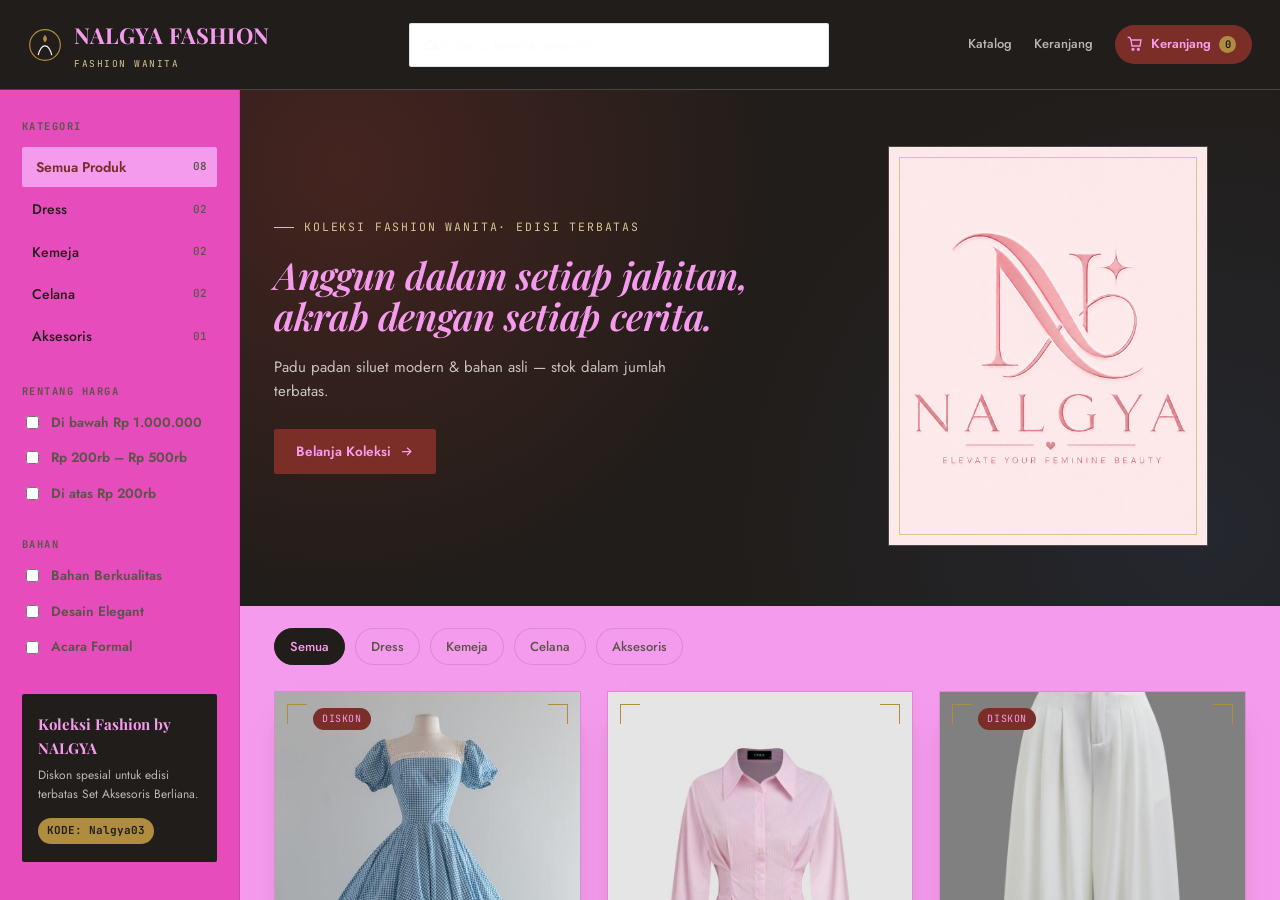
<file: index.html>
<!DOCTYPE html>
<html lang="id">
<head>
  <link rel="icon" type="image/png" href="favicon.png">
<meta charset="UTF-8">
<title>NALGYA FASHION — Fashion Wanita Kontemporer</title>
</head>
<!--
  Struktur halaman ini sengaja memakai tag <frameset>/<frame> klasik HTML,
  sesuai contoh "FRAME pada HTML": satu frame atas (header), lalu bersarang
  dua frame di bawahnya (sidebar kategori + konten katalog).
-->
<frameset rows="90,*" border="0" frameborder="0" framespacing="0">
  <frame src="topbar.html" name="topFrame" scrolling="no" noresize marginwidth="0" marginheight="0">
  <frameset cols="240,*" border="0" frameborder="0" framespacing="0">
    <frame src="sidebar.html" name="sideFrame" scrolling="auto" marginwidth="0" marginheight="0">
    <frame src="catalog.html" name="mainFrame" scrolling="auto" marginwidth="0" marginheight="0">
  </frameset>
</frameset>

<noframes>
  <body>
    <div style="min-height:100vh; display:flex; align-items:center; justify-content:center; text-align:center; font-family:sans-serif; padding:40px;">
      <div style="max-width:420px;">
        <h2>NALGYA FASHION</h2>
        <p>Browser kamu tidak mendukung tampilan frame. Silakan buka katalog langsung.</p>
        <a href="catalog.html" style="display:inline-block; background:#211d1a; color:#fff; padding:12px 22px; text-decoration:none;">Buka Katalog</a>
      </div>
    </div>
  </body>
</noframes>
</html>
</file>
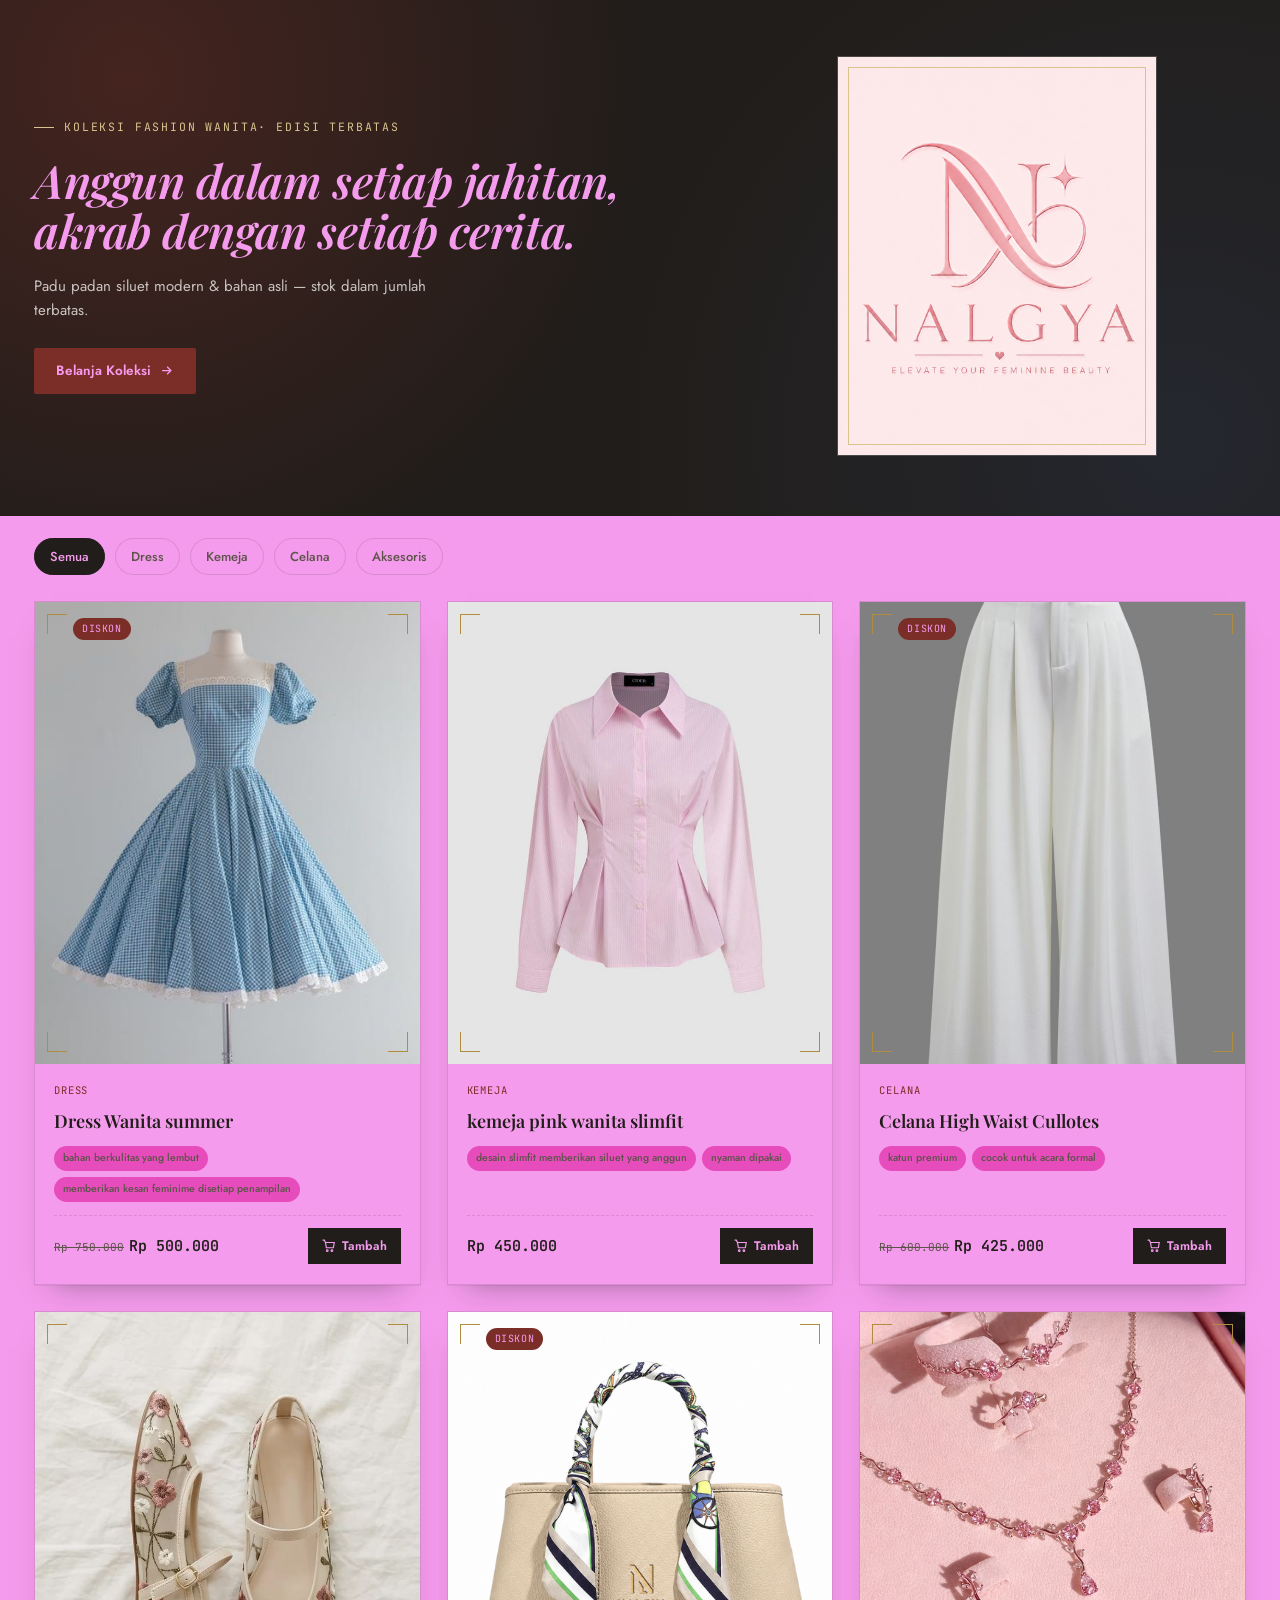
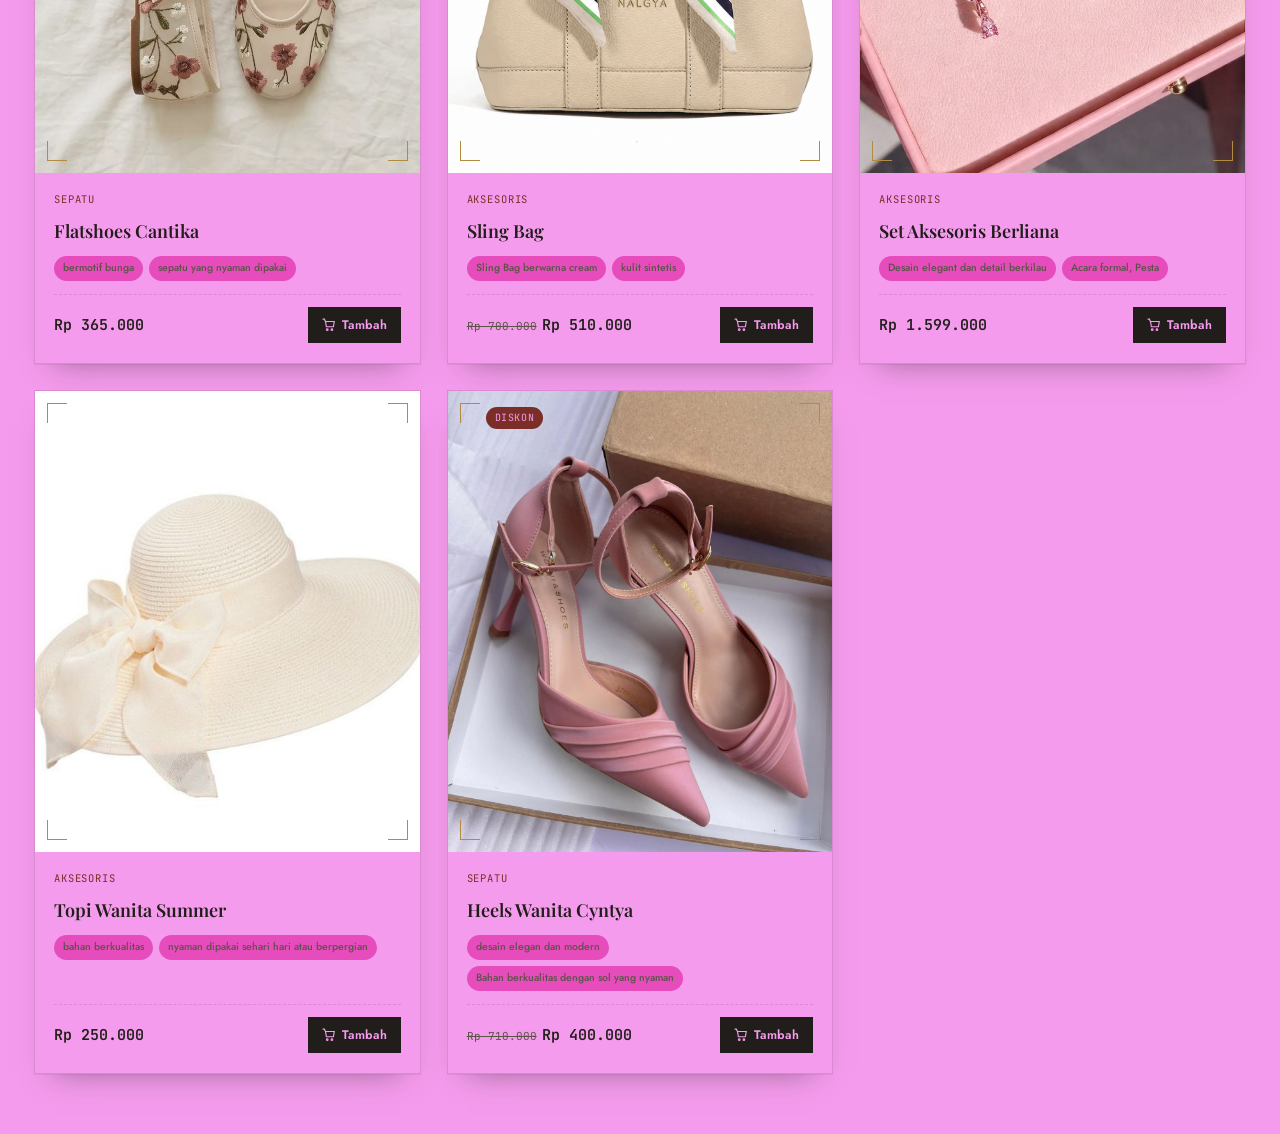
<file: catalog.html>
<!DOCTYPE html>
<html lang="id">
<head>
<meta charset="UTF-8">
<meta name="viewport" content="width=device-width, initial-scale=1.0">
<title>Katalog</title>
<link rel="stylesheet" href="style.css">
</head>
<body class="frame-doc">

<section class="catalog-hero">
  <div class="catalog-hero__grid">
    <div>
      <span class="eyebrow">Koleksi Fashion Wanita· Edisi Terbatas</span>
      <h1>Anggun dalam setiap jahitan, akrab dengan setiap cerita.</h1>
      <p>Padu padan siluet modern &amp; bahan asli — stok dalam jumlah terbatas.</p>
      <a href="#produk" class="hero-cta">
        Belanja Koleksi
        <svg width="15" height="15" viewBox="0 0 24 24" fill="none" stroke="currentColor" stroke-width="2"><path d="M5 12h14M13 6l6 6-6 6"/></svg>
      </a>
    </div>
    <div>
      <div class="hero-photo">
        <img src="NALGYA/logo.png" alt="Model mengenakan koleksi Fashion NALGYA" loading="lazy">
      </div>
    </div>
  </div>
</section>

<div class="filters" id="produk">
  <button class="chip active" data-filter="Semua">Semua</button>
  <button class="chip" data-filter="Dress">Dress</button>
  <button class="chip" data-filter="Kemeja">Kemeja</button>
  <button class="chip" data-filter="Celana">Celana</button>
  <button class="chip" data-filter="Aksesoris">Aksesoris</button>
</div>

<div class="grid" id="productGrid">

  <article class="card" data-cat="Dress" data-id="Dress" data-name="Dress Wanita summer" data-price="500000" data-img="NALGYA/dress.jpg">
    <div class="card__frame">
      <span class="corner tl"></span><span class="corner tr"></span>
      <span class="corner bl"></span><span class="corner br"></span>
      <span class="card__badge">Diskon</span>
      <img class="card__photo" src="NALGYA/dress.jpg" alt="Dress-Wanita-summer" loading="lazy">
    </div>
    <div class="card__body">
      <span class="card__cat">Dress</span>
      <h3 class="card__title">Dress Wanita summer</h3>
      <div class="card__notes">
        <span class="tag">bahan berkulitas yang lembut</span>
        <span class="tag">memberikan kesan feminime disetiap penampilan</span>
      </div>
      <div class="card__footer">
        <div class="price"><span>Rp 750.000</span>Rp 500.000</div>
        <button class="add-btn" data-id="Dress">
          <svg viewBox="0 0 24 24" fill="none" stroke="currentColor" stroke-width="2"><path d="M6 6h15l-1.5 9h-12z"/><path d="M6 6L4 2H1"/><circle cx="9" cy="20" r="1.4"/><circle cx="17" cy="20" r="1.4"/></svg>
          Tambah
        </button>
      </div>
    </div>
  </article>

  <article class="card" data-cat="Kemeja" data-id="Kemeja pink Wanita slimfit" data-name="kemeja pink wanita slimfit" data-price="450000" data-img="NALGYA/kemejapink.jpg">
    <div class="card__frame">
      <span class="corner tl"></span><span class="corner tr"></span>
      <span class="corner bl"></span><span class="corner br"></span>
      <img class="card__photo" src="NALGYA/kemejapink.jpg" alt="wanita-slimfit" loading="lazy">
    </div>
    <div class="card__body">
      <span class="card__cat">Kemeja</span>
      <h3 class="card__title">kemeja pink wanita slimfit</h3>
      <div class="card__notes">
        <span class="tag">desain slimfit memberikan siluet yang anggun</span>
        <span class="tag">nyaman dipakai</span>
      </div>
      <div class="card__footer">
        <div class="price">Rp 450.000</div>
        <button class="add-btn" data-id="Kemeja">
          <svg viewBox="0 0 24 24" fill="none" stroke="currentColor" stroke-width="2"><path d="M6 6h15l-1.5 9h-12z"/><path d="M6 6L4 2H1"/><circle cx="9" cy="20" r="1.4"/><circle cx="17" cy="20" r="1.4"/></svg>
          Tambah
        </button>
      </div>
    </div>
  </article>

  <article class="card" data-cat="Celana" data-id="Celana High Waist Cullotes" data-name="Celana High Waist Cullotes" data-price="425000" data-img="NALGYA/celana.jpg">
    <div class="card__frame">
      <span class="corner tl"></span><span class="corner tr"></span>
      <span class="corner bl"></span><span class="corner br"></span>
      <span class="card__badge">Diskon</span>
      <img class="card__photo" src="NALGYA/celana.jpg" alt="Celana-High-Waist-Cullotes" loading="lazy">
    </div>
    <div class="card__body">
      <span class="card__cat">Celana</span>
      <h3 class="card__title">Celana High Waist Cullotes</h3>
      <div class="card__notes">
        <span class="tag">katun premium</span>
        <span class="tag">cocok untuk acara formal</span>
      </div>
      <div class="card__footer">
        <div class="price"><span>Rp 600.000</span>Rp 425.000</div>
        <button class="add-btn" data-id="Celana">
          <svg viewBox="0 0 24 24" fill="none" stroke="currentColor" stroke-width="2"><path d="M6 6h15l-1.5 9h-12z"/><path d="M6 6L4 2H1"/><circle cx="9" cy="20" r="1.4"/><circle cx="17" cy="20" r="1.4"/></svg>
          Tambah
        </button>
      </div>
    </div>
  </article>

  <article class="card" data-cat="Sepatu" data-id="Flatshoes Cantika" data-name="Flatshoes Cantika" data-price="365000" data-img="NALGYA/flatshoes.jpg">
    <div class="card__frame">
      <span class="corner tl"></span><span class="corner tr"></span>
      <span class="corner bl"></span><span class="corner br"></span>
      <img class="card__photo" src="NALGYA/flatshoes.jpg" alt="Flatshoes Cantika" loading="lazy">
    </div>
    <div class="card__body">
      <span class="card__cat">Sepatu</span>
      <h3 class="card__title">Flatshoes Cantika</h3>
      <div class="card__notes">
        <span class="tag">bermotif bunga</span>
        <span class="tag">sepatu yang nyaman dipakai</span>
      </div>
      <div class="card__footer">
        <div class="price">Rp 365.000</div>
        <button class="add-btn" data-id="Sepatu">
          <svg viewBox="0 0 24 24" fill="none" stroke="currentColor" stroke-width="2"><path d="M6 6h15l-1.5 9h-12z"/><path d="M6 6L4 2H1"/><circle cx="9" cy="20" r="1.4"/><circle cx="17" cy="20" r="1.4"/></svg>
          Tambah
        </button>
      </div>
    </div>
  </article>

  <article class="card" data-cat="Aksesoris" data-id="Sling Bag Nalgya" data-name="Sling Bag Nalgya" data-price="510000" data-img="NALGYA/SlingBag.png">
    <div class="card__frame">
      <span class="corner tl"></span><span class="corner tr"></span>
      <span class="corner bl"></span><span class="corner br"></span>
      <span class="card__badge">Diskon</span>
      <img class="card__photo" src="NALGYA/SlingBag.png" alt="Sling Bag Nalgya" loading="lazy">
    </div>
    <div class="card__body">
      <span class="card__cat">Aksesoris</span>
      <h3 class="card__title">Sling Bag</h3>
      <div class="card__notes">
        <span class="tag">Sling Bag berwarna cream</span>
        <span class="tag">kulit sintetis</span>
      </div>
      <div class="card__footer">
        <div class="price"><span>Rp 700.000</span>Rp 510.000</div>
        <button class="add-btn" data-id="Aksesoris">
          <svg viewBox="0 0 24 24" fill="none" stroke="currentColor" stroke-width="2"><path d="M6 6h15l-1.5 9h-12z"/><path d="M6 6L4 2H1"/><circle cx="9" cy="20" r="1.4"/><circle cx="17" cy="20" r="1.4"/></svg>
          Tambah
        </button>
      </div>
    </div>
  </article>

  <article class="card" data-cat="Aksesoris" data-id="Set Aksesoris Berliana" data-name="Set Aksesoris Berliana" data-price="1599000" data-img="NALGYA/set aksesoris.jpg">
    <div class="card__frame">
      <span class="corner tl"></span><span class="corner tr"></span>
      <span class="corner bl"></span><span class="corner br"></span>
      <img class="card__photo" src="NALGYA/set aksesoris.jpg" alt="Set Aksesoris Berliana" loading="lazy">
    </div>
    <div class="card__body">
      <span class="card__cat">Aksesoris</span>
      <h3 class="card__title">Set Aksesoris Berliana</h3>
      <div class="card__notes">
        <span class="tag">Desain elegant dan detail berkilau</span>
        <span class="tag">Acara formal, Pesta</span>
      </div>
      <div class="card__footer">
        <div class="price">Rp 1.599.000</div>
        <button class="add-btn" data-id="Aksesoris">
          <svg viewBox="0 0 24 24" fill="none" stroke="currentColor" stroke-width="2"><path d="M6 6h15l-1.5 9h-12z"/><path d="M6 6L4 2H1"/><circle cx="9" cy="20" r="1.4"/><circle cx="17" cy="20" r="1.4"/></svg>
          Tambah
        </button>
      </div>
    </div>
  </article>

  <article class="card" data-cat="Aksesoris" data-id="Topi Wanita Summer" data-name="Topi Wanita Summer" data-price="250000" data-img="NALGYA/topi.jpg">
    <div class="card__frame">
      <span class="corner tl"></span><span class="corner tr"></span>
      <span class="corner bl"></span><span class="corner br"></span>
      <img class="card__photo" src="NALGYA/topi.jpg" alt="Topi Wanita Summer" loading="lazy">
    </div>
    <div class="card__body">
      <span class="card__cat">Aksesoris</span>
      <h3 class="card__title">Topi Wanita Summer</h3>
      <div class="card__notes">
        <span class="tag">bahan berkualitas</span>
        <span class="tag">nyaman dipakai sehari hari atau berpergian</span>
      </div>
      <div class="card__footer">
        <div class="price">Rp 250.000</div>
        <button class="add-btn" data-id="Aksesoris">
          <svg viewBox="0 0 24 24" fill="none" stroke="currentColor" stroke-width="2"><path d="M6 6h15l-1.5 9h-12z"/><path d="M6 6L4 2H1"/><circle cx="9" cy="20" r="1.4"/><circle cx="17" cy="20" r="1.4"/></svg>
          Tambah
        </button>
      </div>
    </div>
  </article>

  <article class="card" data-cat="Sepatu" data-id="Heels Wanita Cyntya" data-name="Heels Wanita Cyntya" data-price="400000" data-img="NALGYA/heels.jpg">
    <div class="card__frame">
      <span class="corner tl"></span><span class="corner tr"></span>
      <span class="corner bl"></span><span class="corner br"></span>
      <span class="card__badge">Diskon</span>
      <img class="card__photo" src="NALGYA/heels.jpg" alt="Heels Wanita Cyntya" loading="lazy">
    </div>
    <div class="card__body">
      <span class="card__cat">Sepatu</span>
      <h3 class="card__title">Heels Wanita Cyntya</h3>
      <div class="card__notes">
        <span class="tag">desain elegan dan modern</span>
        <span class="tag">Bahan berkualitas dengan sol yang nyaman</span>
      </div>
      <div class="card__footer">
        <div class="price"><span>Rp 710.000</span>Rp 400.000</div>
        <button class="add-btn" data-id="Sepatu">
          <svg viewBox="0 0 24 24" fill="none" stroke="currentColor" stroke-width="2"><path d="M6 6h15l-1.5 9h-12z"/><path d="M6 6L4 2H1"/><circle cx="9" cy="20" r="1.4"/><circle cx="17" cy="20" r="1.4"/></svg>
          Tambah
        </button>
      </div>
    </div>
  </article>
</div>

<script src="script.js"></script>
</body>
</html>
</file>
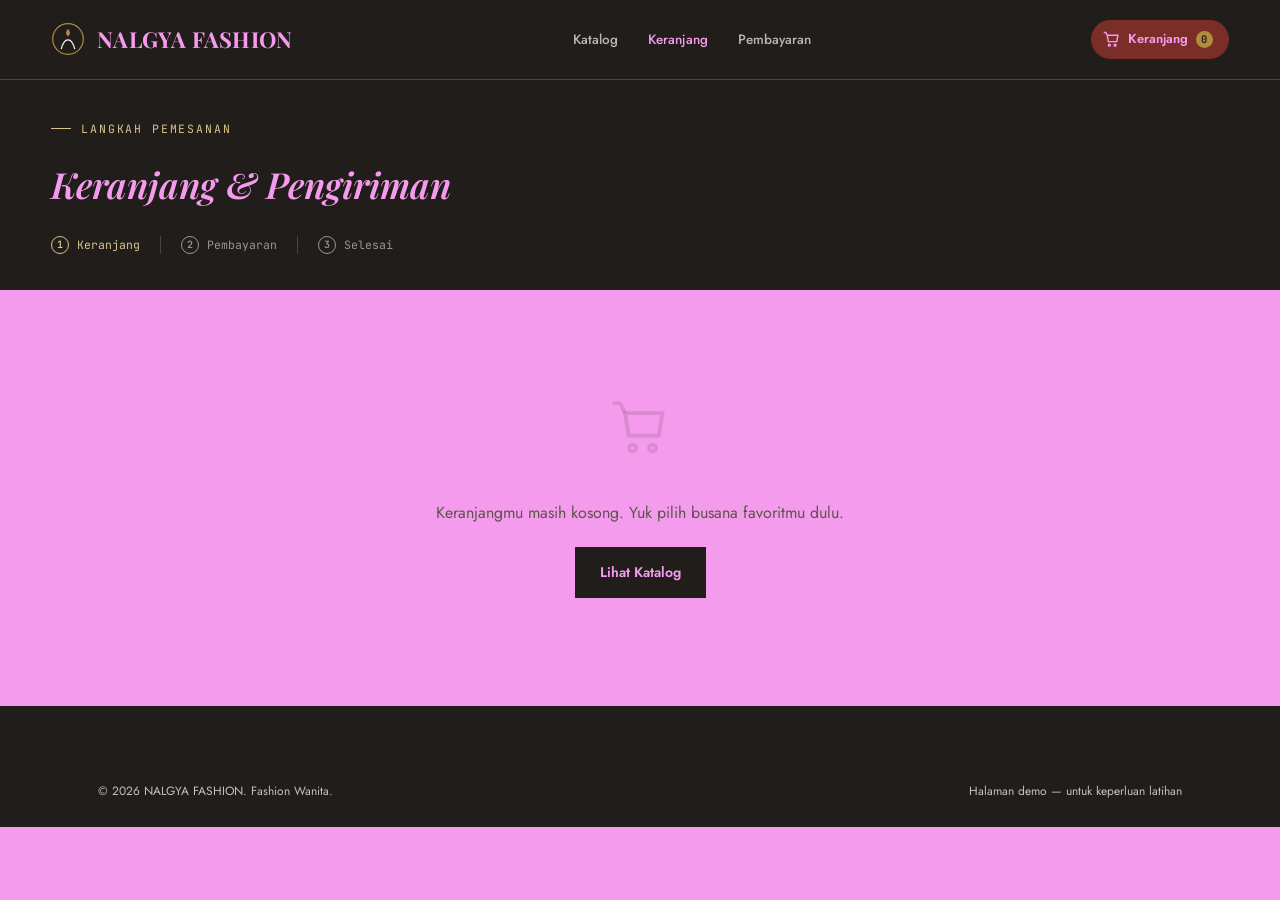
<file: checkout.html>
<!DOCTYPE html>
<html lang="id">
<head>
<meta charset="UTF-8">
<meta name="viewport" content="width=device-width, initial-scale=1.0">
<title>Checkout — NALGYA FASHION</title>
<link rel="stylesheet" href="style.css">
</head>
<body>

<header class="site">
  <nav class="nav container">
    <a href="index.html" class="brand">
      <svg class="brand__mark" viewBox="0 0 40 40" fill="none">
        <circle cx="20" cy="20" r="18" stroke="#b08d3e" stroke-width="1.4"/>
        <path d="M20 8c-3 4-3 6 0 9 3-3 3-5 0-9z" fill="#b08d3e"/>
        <path d="M12 32c2-8 5-11 8-11s6 3 8 11" stroke="#fbf9f6" stroke-width="1.4" fill="none"/>
      </svg>
      NALGYA FASHION
    </a>
    <button class="nav__toggle" aria-label="Buka menu">
      <svg viewBox="0 0 24 24" fill="none" stroke="currentColor" stroke-width="2"><path d="M4 7h16M4 12h16M4 17h16"/></svg>
    </button>
    <div class="nav__links">
      <a href="index.html">Katalog</a>
      <a href="checkout.html" class="active">Keranjang</a>
      <a href="payment.html">Pembayaran</a>
    </div>
    <a href="checkout.html" class="cart-btn">
      <svg width="17" height="17" viewBox="0 0 24 24" fill="none" stroke="currentColor" stroke-width="2"><path d="M6 6h15l-1.5 9h-12z"/><path d="M6 6L4 2H1"/><circle cx="9" cy="20" r="1.4"/><circle cx="17" cy="20" r="1.4"/></svg>
      Keranjang
      <span class="cart-badge" data-cart-badge>0</span>
    </a>
  </nav>
</header>

<section class="page-head">
  <div class="container">
    <span class="eyebrow">Langkah pemesanan</span>
    <h1>Keranjang &amp; Pengiriman</h1>
    <div class="steps">
      <a class="active"><b>1</b> Keranjang</a>
      <a><b>2</b> Pembayaran</a>
      <a><b>3</b> Selesai</a>
    </div>
  </div>
</section>

<section class="section section--tight">
  <div class="container">

    <div id="emptyCart" class="empty-cart hidden">
      <svg viewBox="0 0 24 24" fill="none" stroke="currentColor" stroke-width="1.5"><path d="M6 6h15l-1.5 9h-12z"/><path d="M6 6L4 2H1"/><circle cx="9" cy="20" r="1.4"/><circle cx="17" cy="20" r="1.4"/></svg>
      <p>Keranjangmu masih kosong. Yuk pilih busana favoritmu dulu.</p>
      <a href="index.html" class="btn btn--dark">Lihat Katalog</a>
    </div>

    <div id="cartWrap" class="checkout-grid">
      <div>
        <div class="panel">
          <h3><small>1</small> Ringkasan Keranjang</h3>
          <div id="cartList"></div>

          <template id="lineItemTemplate">
            <div class="line-item">
              <div class="li-thumb"><img src="" alt=""></div>
              <div>
                <div class="li-name"></div>
                <div class="li-origin"></div>
                <div class="li-qty">
                  <button class="qty-btn" data-action="dec">−</button>
                  <span class="qty-val"></span>
                  <button class="qty-btn" data-action="inc">+</button>
                  <a class="li-remove" data-action="remove">Hapus</a>
                </div>
              </div>
              <div class="li-price"></div>
            </div>
          </template>
        </div>

        <div class="panel">
          <h3><small>2</small> Data Pengiriman</h3>
          <form id="shippingForm" novalidate>
            <div class="form-row">
              <div>
                <label for="fldName">Nama Penerima</label>
                <input type="text" id="fldName" required placeholder="Nama lengkap">
                <span class="field-error">Nama wajib diisi</span>
              </div>
              <div>
                <label for="fldPhone">Nomor HP / WhatsApp</label>
                <input type="tel" id="fldPhone" required placeholder="085754883233">
                <span class="field-error">Nomor HP wajib diisi</span>
              </div>
            </div>
            <div class="form-row single">
              <div>
                <label for="fldAddress">Alamat Lengkap</label>
                <textarea id="fldAddress" required placeholder="Nama jalan, nomor rumah, kelurahan, kecamatan, kota, kode pos"></textarea>
                <span class="field-error">Alamat wajib diisi</span>
              </div>
            </div>

            <label style="margin-top:10px;">Metode Pengiriman</label>
            <div class="ship-options" id="shipOptions">
              <label class="radio-card checked" data-ship="reguler" data-price="16000">
                <span class="rc-main">
                  <input type="radio" name="ship" value="reguler" checked>
                  <span>
                    <span style="display:block;">Reguler (JNE/J&amp;T)</span>
                    <span class="rc-desc">Estimasi 3-5 hari kerja</span>
                  </span>
                </span>
                <span class="rc-price">Rp 16.000</span>
              </label>
              <label class="radio-card" data-ship="express" data-price="35000">
                <span class="rc-main">
                  <input type="radio" name="ship" value="express">
                  <span>
                    <span style="display:block;">Express (Sameday)</span>
                    <span class="rc-desc">Estimasi 1 hari, khusus Jabodetabek</span>
                  </span>
                </span>
                <span class="rc-price">Rp 35.000</span>
              </label>
              <label class="radio-card" data-ship="pickup" data-price="0">
                <span class="rc-main">
                  <input type="radio" name="ship" value="pickup">
                  <span>
                    <span style="display:block;">Ambil di BUTIK</span>
                    <span class="rc-desc">Cikarang, Jawa Barat — gratis</span>
                  </span>
                </span>
                <span class="rc-price">Gratis</span>
              </label>
            </div>

            <button type="submit" class="btn btn--dark btn--block" style="margin-top:22px;" id="proceedBtn">
              Lanjut ke Pembayaran
              <svg width="16" height="16" viewBox="0 0 24 24" fill="none" stroke="currentColor" stroke-width="2"><path d="M5 12h14M13 6l6 6-6 6"/></svg>
            </button>
          </form>
        </div>
      </div>

      <div class="panel" style="position:sticky; top:24px;">
        <h3>Total Belanja</h3>

        <form id="promoForm" class="promo-row">
          <input type="text" id="promoInput" placeholder="Kode promo (mis. NALGYA03)">
          <button type="submit">Pakai</button>
        </form>
        <div class="promo-msg" id="promoMsg"></div>

        <div class="summary-row"><span>Subtotal</span><b id="sumSubtotal">Rp 0</b></div>
        <div class="summary-row"><span>Ongkos Kirim</span><b id="sumShipping">Rp 0</b></div>
        <div class="summary-row"><span>Diskon</span><b id="sumDiscount">Rp 0</b></div>
        <div class="summary-total"><span>Total</span><span id="sumTotal">Rp 0</span></div>
      </div>
    </div>
  </div>
</section>

<footer class="site">
  <div class="container">
    <div class="footer__bottom container" style="padding-inline:0;">
      <span>© 2026 NALGYA FASHION. Fashion Wanita.</span>
      <span>Halaman demo — untuk keperluan latihan</span>
    </div>
  </div>
</footer>

<script src="script.js"></script>
</body>
</html>
</file>
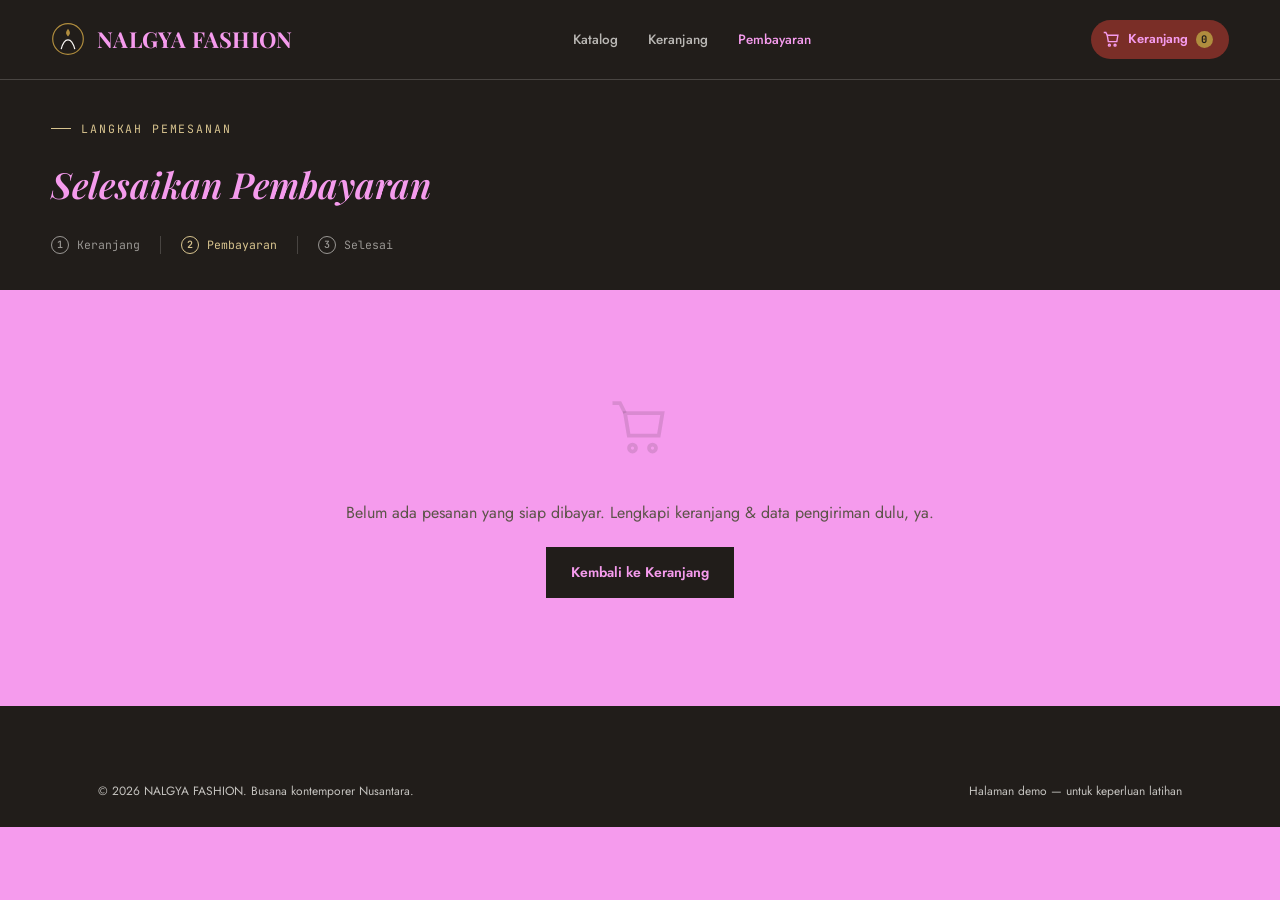
<file: payment.html>
<!DOCTYPE html>
<html lang="id">
<head>
<meta charset="UTF-8">
<meta name="viewport" content="width=device-width, initial-scale=1.0">
<title>Pembayaran — NALGYA FASHION</title>
<link rel="stylesheet" href="style.css">
</head>
<body>

<header class="site">
  <nav class="nav container">
    <a href="index.html" class="brand">
      <svg class="brand__mark" viewBox="0 0 40 40" fill="none">
        <circle cx="20" cy="20" r="18" stroke="#b08d3e" stroke-width="1.4"/>
        <path d="M20 8c-3 4-3 6 0 9 3-3 3-5 0-9z" fill="#b08d3e"/>
        <path d="M12 32c2-8 5-11 8-11s6 3 8 11" stroke="#fbf9f6" stroke-width="1.4" fill="none"/>
      </svg>
      NALGYA FASHION
    </a>
    <button class="nav__toggle" aria-label="Buka menu">
      <svg viewBox="0 0 24 24" fill="none" stroke="currentColor" stroke-width="2"><path d="M4 7h16M4 12h16M4 17h16"/></svg>
    </button>
    <div class="nav__links">
      <a href="index.html">Katalog</a>
      <a href="checkout.html">Keranjang</a>
      <a href="payment.html" class="active">Pembayaran</a>
    </div>
    <a href="checkout.html" class="cart-btn">
      <svg width="17" height="17" viewBox="0 0 24 24" fill="none" stroke="currentColor" stroke-width="2"><path d="M6 6h15l-1.5 9h-12z"/><path d="M6 6L4 2H1"/><circle cx="9" cy="20" r="1.4"/><circle cx="17" cy="20" r="1.4"/></svg>
      Keranjang
      <span class="cart-badge" data-cart-badge>0</span>
    </a>
  </nav>
</header>

<section class="page-head">
  <div class="container">
    <span class="eyebrow">Langkah pemesanan</span>
    <h1>Selesaikan Pembayaran</h1>
    <div class="steps">
      <a><b>1</b> Keranjang</a>
      <a class="active"><b>2</b> Pembayaran</a>
      <a><b>3</b> Selesai</a>
    </div>
  </div>
</section>

<section class="section section--tight">
  <div class="container">

    <div id="payEmpty" class="empty-cart hidden">
      <svg viewBox="0 0 24 24" fill="none" stroke="currentColor" stroke-width="1.5"><path d="M6 6h15l-1.5 9h-12z"/><path d="M6 6L4 2H1"/><circle cx="9" cy="20" r="1.4"/><circle cx="17" cy="20" r="1.4"/></svg>
      <p>Belum ada pesanan yang siap dibayar. Lengkapi keranjang &amp; data pengiriman dulu, ya.</p>
      <a href="checkout.html" class="btn btn--dark">Kembali ke Keranjang</a>
    </div>

    <div id="payMain" class="checkout-grid">
      <div class="panel">
        <h3><small>1</small> Pilih Metode Pembayaran</h3>

        <div class="pay-methods">
          <button class="pay-tab active" data-target="panelQris">
            <svg viewBox="0 0 24 24" fill="none" stroke="currentColor" stroke-width="1.6"><rect x="3" y="3" width="7" height="7"/><rect x="14" y="3" width="7" height="7"/><rect x="3" y="14" width="7" height="7"/><path d="M14 14h3v3h-3zM19 14h2v2M14 19h2v2M19 19h2v2"/></svg>
            <b>QRIS</b>
            <span>Scan &amp; bayar</span>
          </button>
          <button class="pay-tab" data-target="panelVa">
            <svg viewBox="0 0 24 24" fill="none" stroke="currentColor" stroke-width="1.6"><rect x="3" y="6" width="18" height="13" rx="1"/><path d="M3 10h18"/></svg>
            <b>Transfer Bank</b>
            <span>Virtual Account</span>
          </button>
          <button class="pay-tab" data-target="panelCod">
            <svg viewBox="0 0 24 24" fill="none" stroke="currentColor" stroke-width="1.6"><path d="M3 12h18M3 12l3-6h12l3 6M3 12v6a1 1 0 0 0 1 1h1M21 12v6a1 1 0 0 1-1 1h-1"/><circle cx="8" cy="19" r="1.4"/><circle cx="16" cy="19" r="1.4"/></svg>
            <b>Bayar di Tempat</b>
            <span>Khusus pickup</span>
          </button>
        </div>

        <div id="panelQris" class="pay-panel active">
          <div class="qris-box">
            <div class="qris-frame">
              <svg viewBox="0 0 100 100" width="150" height="150">
                <rect width="100" height="100" fill="#fff"/>
                <g fill="#211d1a">
                  <rect x="6" y="6" width="22" height="22"/><rect x="12" y="12" width="10" height="10" fill="#fff"/>
                  <rect x="72" y="6" width="22" height="22"/><rect x="78" y="12" width="10" height="10" fill="#fff"/>
                  <rect x="6" y="72" width="22" height="22"/><rect x="12" y="78" width="10" height="10" fill="#fff"/>
                  <rect x="34" y="10" width="4" height="4"/><rect x="42" y="10" width="4" height="4"/><rect x="50" y="14" width="4" height="4"/>
                  <rect x="34" y="34" width="4" height="4"/><rect x="42" y="38" width="4" height="4"/><rect x="50" y="34" width="4" height="4"/>
                  <rect x="58" y="42" width="4" height="4"/><rect x="66" y="34" width="4" height="4"/><rect x="34" y="50" width="4" height="4"/>
                  <rect x="46" y="50" width="4" height="4"/><rect x="58" y="58" width="4" height="4"/><rect x="66" y="50" width="4" height="4"/>
                  <rect x="34" y="66" width="4" height="4"/><rect x="42" y="72" width="4" height="4"/><rect x="50" y="66" width="4" height="4"/>
                  <rect x="58" y="72" width="4" height="4"/><rect x="66" y="66" width="4" height="4"/><rect x="80" y="42" width="4" height="4"/>
                  <rect x="88" y="50" width="4" height="4"/><rect x="80" y="58" width="4" height="4"/><rect x="88" y="66" width="4" height="4"/>
                  <rect x="80" y="80" width="14" height="14"/>
                </g>
              </svg>
            </div>
            <div class="countdown" id="countdown">15:00</div>
            <div class="countdown-label">Selesaikan pembayaran sebelum waktu habis</div>
          </div>
        </div>

        <div id="panelVa" class="pay-panel">
          <p style="font-size:13.5px; color:var(--ink-soft); margin-top:0;">Pilih bank tujuan lalu transfer sesuai nomor Virtual Account berikut:</p>
          <div class="bank-list">
            <div class="va-box">
              <div><span>Bank Central Asia (BCA)</span><b>8808 1234 9081</b></div>
              <button class="copy-btn" data-copy="880812349081">Salin</button>
            </div>
            <div class="va-box">
              <div><span>Bank Mandiri</span><b>1400 0912 3345</b></div>
              <button class="copy-btn" data-copy="140009123345">Salin</button>
            </div>
          </div>
        </div>

        <div id="panelCod" class="pay-panel">
          <div class="cod-note">
            Opsi ini hanya berlaku jika kamu memilih pengiriman <b>Ambil di Butik</b>. Bayar tunai atau QRIS langsung saat mengambil pesanan di Cikarang, Jawa Barat.
          </div>
        </div>

        <button class="btn btn--primary btn--block" style="margin-top:24px;" id="confirmPayBtn">
          Konfirmasi Pembayaran
        </button>
      </div>

      <div class="panel" style="position:sticky; top:24px;">
        <h3>Ringkasan Pesanan</h3>
        <div class="summary-row"><span>Dikirim untuk</span><b id="payName">—</b></div>
        <div class="summary-row"><span>Pengiriman</span><b id="payShipping">—</b></div>
        <hr style="border:none; border-top:1px solid var(--line); margin:14px 0;">
        <div id="payItems"></div>
        <template id="payItemTemplate">
          <div class="summary-row"><span class="pi-name"></span><b class="pi-price"></b></div>
        </template>
        <div class="summary-row"><span>Subtotal</span><b id="paySubtotal">Rp 0</b></div>
        <div class="summary-row"><span>Ongkos Kirim</span><b id="payShipCost">Rp 0</b></div>
        <div class="summary-row"><span>Diskon</span><b id="payDiscount">Rp 0</b></div>
        <div class="summary-total"><span>Total</span><span id="payTotal">Rp 0</span></div>
      </div>
    </div>
  </div>
</section>

<footer class="site">
  <div class="container">
    <div class="footer__bottom container" style="padding-inline:0;">
      <span>© 2026 NALGYA FASHION. Busana kontemporer Nusantara.</span>
      <span>Halaman demo — untuk keperluan latihan</span>
    </div>
  </div>
</footer>

<div class="modal-backdrop" id="successModal">
  <div class="modal">
    <div class="modal__icon">
      <svg viewBox="0 0 24 24" fill="none" stroke="currentColor" stroke-width="2.4"><path d="M20 6L9 17l-5-5"/></svg>
    </div>
    <h3>Pembayaran Berhasil!</h3>
    <p>Terima kasih sudah berbelanja. Pesananmu sedang kami siapkan untuk dikirim.</p>
    <div class="order-id" id="orderIdText">AS-000000</div>
    <a href="index.html" class="btn btn--dark btn--block">Kembali ke Katalog</a>
  </div>
</div>

<script src="script.js"></script>
</body>
</html>
</file>
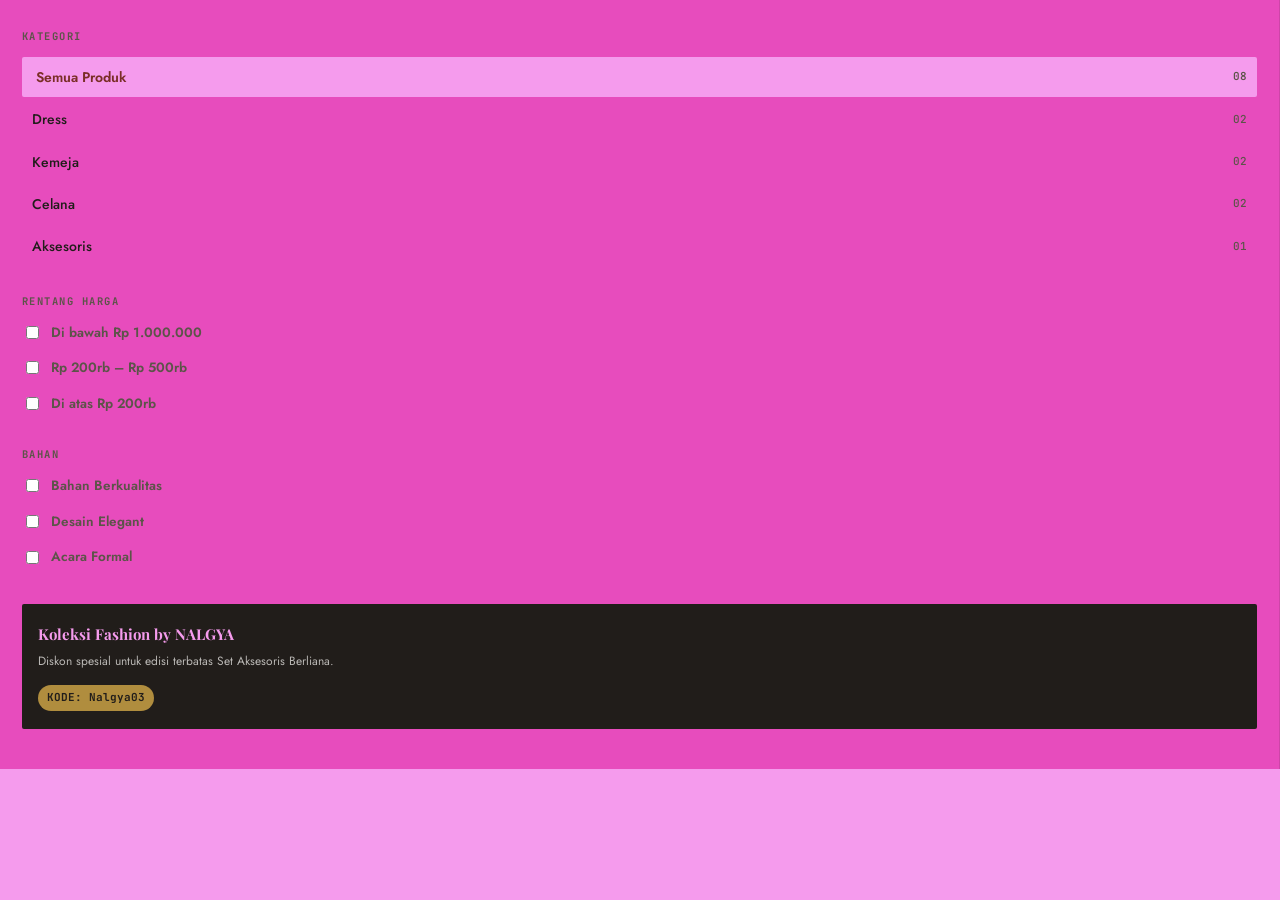
<file: sidebar.html>
<!DOCTYPE html>
<html lang="id">
<head>
<meta charset="UTF-8">
<meta name="viewport" content="width=device-width, initial-scale=1.0">
<title>Kategori</title>
<link rel="stylesheet" href="style.css">
</head>
<body class="frame-doc">

<div class="sidebar">
  <h4>Kategori</h4>
  <div class="sb-cat">
    <a href="#" data-cat-link="Semua" class="active">Semua Produk <span>08</span></a>
    <a href="#" data-cat-link="Dress">Dress <span>02</span></a>
    <a href="#" data-cat-link="Kemeja">Kemeja <span>02</span></a>
    <a href="#" data-cat-link="Celana">Celana <span>02</span></a>
    <a href="#" data-cat-link="Aksesoris">Aksesoris <span>01</span></a>
  </div>

  <h4>Rentang Harga</h4>
  <div class="sb-price">
    <label><input type="checkbox"> Di bawah Rp 1.000.000</label>
    <label><input type="checkbox"> Rp 200rb – Rp 500rb</label>
    <label><input type="checkbox"> Di atas Rp 200rb</label>
  </div>

  <h4>Bahan</h4>
  <div class="sb-price">
    <label><input type="checkbox"> Bahan Berkualitas</label>
    <label><input type="checkbox"> Desain Elegant</label>
    <label><input type="checkbox"> Acara Formal</label>
  </div>

  <div class="sb-promo">
    <b>Koleksi Fashion by NALGYA</b>
    <p>Diskon spesial untuk edisi terbatas Set Aksesoris Berliana.</p>
    <span class="tag">KODE: Nalgya03</span>
  </div>
</div>

<script src="script.js"></script>
</body>
</html>
</file>
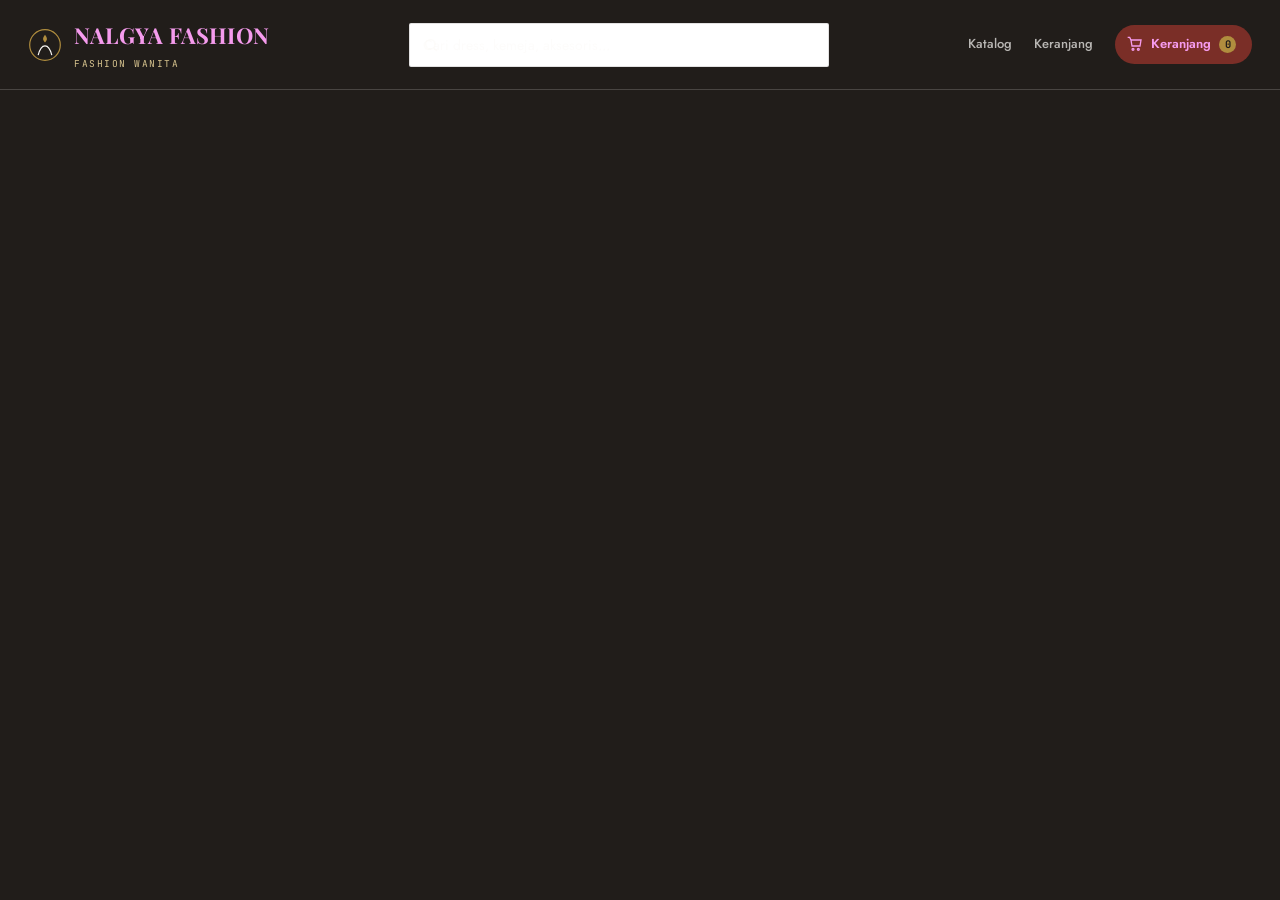
<file: topbar.html>
<!DOCTYPE html>
<html lang="id">
<head>
<meta charset="UTF-8">
<meta name="viewport" content="width=device-width, initial-scale=1.0">
<title>Header</title>
<link rel="stylesheet" href="style.css">
</head>
<body class="frame-doc dark">

<div class="topbar">
  <a href="catalog.html" target="mainFrame" class="brand">
    <svg class="brand__mark" viewBox="0 0 40 40" fill="none">
      <circle cx="20" cy="20" r="18" stroke="#b08d3e" stroke-width="1.4"/>
      <path d="M20 8c-3 4-3 6 0 9 3-3 3-5 0-9z" fill="#b08d3e"/>
      <path d="M12 32c2-8 5-11 8-11s6 3 8 11" stroke="#fbf9f6" stroke-width="1.4" fill="none"/>
    </svg>
    <span>NALGYA FASHION<small>fashion wanita</small></span>
  </a>

  <div class="topbar__search">
    <svg viewBox="0 0 24 24" fill="none" stroke="currentColor" stroke-width="2"><circle cx="11" cy="11" r="7"/><path d="M21 21l-4.35-4.35"/></svg>
    <input type="text" data-search placeholder="Cari dress, kemeja, aksesoris...">
  </div>

  <div class="topbar__actions">
    <nav class="topbar__nav">
      <a href="catalog.html" target="mainFrame">Katalog</a>
      <a href="checkout.html" target="_top">Keranjang</a>
    </nav>
    <a href="checkout.html" target="_top" class="cart-btn">
      <svg width="16" height="16" viewBox="0 0 24 24" fill="none" stroke="currentColor" stroke-width="2"><path d="M6 6h15l-1.5 9h-12z"/><path d="M6 6L4 2H1"/><circle cx="9" cy="20" r="1.4"/><circle cx="17" cy="20" r="1.4"/></svg>
      Keranjang
      <span class="cart-badge" data-cart-badge>0</span>
    </a>
  </div>
</div>

<script src="script.js"></script>
</body>
</html>
</file>
<file: style.css>
/* =========================================================
   NALGYA FASHION — Women's Contemporary Fashion
   Palette  : mori white / ink / soga brown / tarum indigo / kesumba maroon / gold thread
   Type     : Playfair Display (editorial serif) + Jost (body) + JetBrains Mono (price/data)
   Signature: gallery corner-frame around every product photo + hand-drawn thread line
   Structure: classic HTML <frameset> — top bar / side nav / catalog content
   ========================================================= */

@import url('https://fonts.googleapis.com/css2?family=Playfair+Display:ital,wght@0,500;0,600;0,700;1,500&family=Jost:wght@400;500;600&family=JetBrains+Mono:wght@400;500;600&display=swap');

:root{
  --mori:#f59bed;
  --mori-deep:#e74cbd;
  --ink:#211d1a;
  --ink-soft:#5c5449;
  --soga:#6b4226;
  --soga-deep:#4e2f19;
  --tarum:#2b3a55;
  --kesumba:#7a2e27;
  --kesumba-bright:#9c3a30;
  --gold:#b08d3e;
  --gold-soft:#d8c48f;
  --line:rgba(33,29,26,0.13);
  --line-on-dark:rgba(251,249,246,0.18);

  --font-display:'Playfair Display', serif;
  --font-body:'Jost', sans-serif;
  --font-mono:'JetBrains Mono', monospace;

  --ease:cubic-bezier(.22,.68,.32,1);
  --shadow:0 1px 0 rgba(33,29,26,0.06), 0 16px 30px -20px rgba(33,29,26,0.5);
}

*,*::before,*::after{box-sizing:border-box;}
html{scroll-behavior:smooth;}
body{
  margin:0;
  background:var(--mori);
  color:var(--ink);
  font-family:var(--font-body);
  font-size:16px;
  line-height:1.6;
  -webkit-font-smoothing:antialiased;
}
img{max-width:100%; display:block;}
a{color:inherit; text-decoration:none;}
button{font-family:inherit; cursor:pointer;}
input,select,textarea{font-family:inherit;}
::selection{background:var(--kesumba); color:var(--mori);}

.container{width:min(1180px, 92%); margin-inline:auto;}

a:focus-visible, button:focus-visible, input:focus-visible, select:focus-visible{
  outline:2px solid var(--kesumba);
  outline-offset:3px;
}
@media (prefers-reduced-motion: reduce){
  *{animation-duration:.001ms !important; animation-iteration-count:1 !important; transition-duration:.001ms !important; scroll-behavior:auto !important;}
}

/* -------------------------------------------------
   Frame body helper — used inside topbar / sidebar / catalog
   documents so each looks intentional, not like a bare page
------------------------------------------------- */
body.frame-doc{ background:var(--mori); }
body.frame-doc.dark{ background:var(--ink); color:var(--mori); }

/* -------------------------------------------------
   TOP FRAME — header bar
------------------------------------------------- */
.topbar{
  display:flex; align-items:center; justify-content:space-between;
  gap:20px; padding:0 28px; height:90px;
  background:var(--ink); color:var(--mori);
  border-bottom:1px solid var(--line-on-dark);
}
.brand{
  display:flex; align-items:center; gap:12px;
  font-family:var(--font-display); font-weight:700; font-size:22px; letter-spacing:.01em;
}
.brand__mark{width:34px; height:34px; flex:none;}
.brand small{
  display:block; font-family:var(--font-mono); font-size:9.5px; letter-spacing:.16em;
  color:var(--gold-soft); font-weight:400; text-transform:uppercase; margin-top:2px;
}
.topbar__search{
  flex:1; max-width:420px; position:relative; display:flex; align-items:center;
}
.topbar__search input{
  width:100%; padding:10px 16px 10px 40px; border-radius:999px; border:1px solid var(--line-on-dark);
  background:rgba(251,249,246,0.06); color:var(--mori); font-size:13.5px;
}
.topbar__search input::placeholder{color:rgba(251,249,246,0.45);}
.topbar__search svg{position:absolute; left:14px; width:16px; height:16px; color:rgba(251,249,246,0.5);}
.topbar__actions{display:flex; align-items:center; gap:22px;}
.topbar__nav{display:flex; gap:22px; font-size:13px; font-weight:500;}
.topbar__nav a{color:rgba(251,249,246,0.7); transition:color .2s var(--ease);}
.topbar__nav a:hover{color:var(--mori);}
.cart-btn{
  position:relative; display:flex; align-items:center; gap:8px;
  background:var(--kesumba); color:var(--mori); border:none; border-radius:999px;
  padding:9px 16px 9px 12px; font-size:13px; font-weight:600;
  transition:background .2s var(--ease), transform .2s var(--ease);
}
.cart-btn:hover{background:var(--kesumba-bright); transform:translateY(-1px);}
.cart-badge{
  background:var(--gold); color:var(--ink); font-family:var(--font-mono); font-size:10.5px; font-weight:700;
  min-width:17px; height:17px; border-radius:999px; display:flex; align-items:center; justify-content:center; padding:0 4px;
}

/* -------------------------------------------------
   SIDE FRAME — category navigation
------------------------------------------------- */
.sidebar{
  padding:28px 22px 40px;
  background:var(--mori-deep);
  min-height:100%;
  border-right:1px solid var(--line);
}
.sidebar h4{
  font-family:var(--font-mono); font-size:10.5px; letter-spacing:.14em; text-transform:uppercase;
  color:var(--ink-soft); margin:26px 0 12px;
}
.sidebar h4:first-child{margin-top:0;}
.sb-cat{
  display:flex; flex-direction:column; gap:2px;
}
.sb-cat a{
  padding:9px 10px; border-radius:2px; font-size:14px; font-weight:500; color:var(--ink);
  display:flex; justify-content:space-between; align-items:center;
  transition:background .2s var(--ease), color .2s var(--ease), padding-left .2s var(--ease);
}
.sb-cat a span{font-family:var(--font-mono); font-size:11px; color:var(--ink-soft);}
.sb-cat a:hover, .sb-cat a.active{background:var(--mori); color:var(--kesumba); padding-left:14px;}
.sb-cat a.active{font-weight:600;}

.sb-price{display:flex; flex-direction:column; gap:8px;}
.sb-price label{
  display:flex; align-items:center; gap:9px; font-size:13.5px; color:var(--ink-soft); cursor:pointer;
}
.sb-price input{accent-color:var(--kesumba);}

.sb-promo{
  margin-top:30px; padding:18px 16px; background:var(--ink); color:var(--mori); border-radius:2px;
}
.sb-promo b{font-family:var(--font-display); font-size:15px; display:block; margin-bottom:6px;}
.sb-promo p{font-size:12px; color:rgba(251,249,246,0.7); margin:0 0 12px;}
.sb-promo .tag{
  font-family:var(--font-mono); font-size:11px; background:var(--gold); color:var(--ink);
  padding:4px 9px; border-radius:999px; display:inline-block; font-weight:700;
}

/* -------------------------------------------------
   CATALOG / main content frame
------------------------------------------------- */
.catalog-hero{
  position:relative; overflow:hidden;
  background:var(--ink); color:var(--mori);
  padding:56px 34px 60px;
}
.catalog-hero::before{
  content:""; position:absolute; inset:0;
  background-image:
    radial-gradient(circle at 10% 15%, rgba(122,46,39,0.4), transparent 42%),
    radial-gradient(circle at 92% 85%, rgba(43,58,85,0.35), transparent 45%);
  pointer-events:none;
}
.catalog-hero__grid{
  position:relative; display:grid; grid-template-columns:1.15fr .85fr; gap:40px; align-items:center;
}
.eyebrow{
  font-family:var(--font-mono); font-size:11.5px; letter-spacing:.16em; text-transform:uppercase;
  color:var(--gold-soft); display:flex; align-items:center; gap:10px; margin-bottom:18px;
}
.eyebrow::before{content:""; width:20px; height:1px; background:var(--gold-soft);}
.catalog-hero h1{
  font-family:var(--font-display); font-weight:600; font-style:italic;
  font-size:clamp(30px, 3.6vw, 46px); line-height:1.1; margin:0 0 18px; letter-spacing:-0.01em;
}
.catalog-hero p{font-size:15px; color:rgba(251,249,246,0.75); max-width:44ch; margin:0 0 26px;}
.hero-cta{display:inline-flex; align-items:center; gap:8px; background:var(--kesumba); color:var(--mori);
  padding:12px 22px; border-radius:2px; font-size:13.5px; font-weight:600; transition:background .2s var(--ease), transform .2s var(--ease);}
.hero-cta:hover{background:var(--kesumba-bright); transform:translateY(-2px);}

/* thread-drawn silhouette */
.thread-art{width:100%; max-width:230px; margin-inline:auto;}
.thread-line{
  stroke:var(--gold-soft); stroke-width:1.6; fill:none;
  stroke-dasharray:900; stroke-dashoffset:900;
  animation:draw-thread 2.6s var(--ease) forwards;
}
@keyframes draw-thread{ to{ stroke-dashoffset:0; } }

.hero-photo{
  position:relative; border:1px solid var(--line-on-dark); overflow:hidden;
  aspect-ratio:4/5; max-width:320px; margin-inline:auto;
}
.hero-photo img{width:100%; height:100%; object-fit:cover;}
.hero-photo::after{
  content:""; position:absolute; inset:10px; border:1px solid var(--gold-soft); pointer-events:none;
}

/* filter chips row (mirrors index filter, lives in catalog frame) */
.filters{padding:22px 34px 0; display:flex; gap:10px; flex-wrap:wrap;}
.chip{
  border:1px solid var(--line); background:var(--mori); padding:8px 15px; border-radius:999px;
  font-size:13px; font-weight:500; color:var(--ink-soft); transition:all .2s var(--ease);
}
.chip:hover{border-color:var(--kesumba); color:var(--ink);}
.chip.active{background:var(--ink); color:var(--mori); border-color:var(--ink);}

.grid{
  padding:26px 34px 60px;
  display:grid; grid-template-columns:repeat(3, 1fr); gap:26px;
}
@media (max-width:900px){.grid{grid-template-columns:repeat(2,1fr);}}
@media (max-width:600px){.grid{grid-template-columns:1fr;}}

/* -------------------------------------------------
   Product card — gallery corner-frame signature
------------------------------------------------- */
.card{
  background:var(--mori);
  border:1px solid var(--line);
  box-shadow:var(--shadow);
  transition:transform .3s var(--ease), box-shadow .3s var(--ease);
  display:flex; flex-direction:column;
}
.card:hover{transform:translateY(-5px); box-shadow:0 1px 0 rgba(33,29,26,0.08), 0 26px 36px -20px rgba(33,29,26,0.55);}

.card__frame{
  position:relative; aspect-ratio:3/3.6;
  background:linear-gradient(165deg, var(--mori-deep), var(--mori));
  overflow:hidden;
}
.card__frame .corner{
  position:absolute; width:20px; height:20px; border:1.4px solid var(--gold); z-index:2;
}
.corner.tl{top:12px; left:12px; border-right:none; border-bottom:none;}
.corner.tr{top:12px; right:12px; border-left:none; border-bottom:none;}
.corner.bl{bottom:12px; left:12px; border-right:none; border-top:none;}
.corner.br{bottom:12px; right:12px; border-left:none; border-top:none;}
.card__badge{
  position:absolute; top:16px; left:38px; z-index:2;
  font-family:var(--font-mono); font-size:10px; letter-spacing:.06em; text-transform:uppercase;
  background:var(--kesumba); color:var(--mori); padding:3px 9px; border-radius:999px;
}
.card__photo{width:100%; height:100%; object-fit:cover; transition:transform .5s var(--ease);}
.card:hover .card__photo{transform:scale(1.05);}

.card__body{padding:18px 19px 20px; display:flex; flex-direction:column; gap:9px; flex:1;}
.card__cat{font-family:var(--font-mono); font-size:10.5px; letter-spacing:.08em; text-transform:uppercase; color:var(--kesumba);}
.card__title{font-family:var(--font-display); font-weight:600; font-size:18px; margin:0; color:var(--ink);}
.card__notes{display:flex; gap:6px; flex-wrap:wrap; margin:1px 0 4px;}
.tag{font-size:10.5px; font-weight:500; background:var(--mori-deep); color:var(--ink-soft); padding:4px 9px; border-radius:999px;}
.card__footer{display:flex; align-items:center; justify-content:space-between; margin-top:auto; padding-top:12px; border-top:1px dashed var(--line);}
.price{font-family:var(--font-mono); font-weight:600; font-size:15px; color:var(--ink);}
.price span{font-size:11px; color:var(--ink-soft); font-weight:400; text-decoration:line-through; margin-right:5px;}
.add-btn{
  display:flex; align-items:center; gap:6px; background:var(--ink); color:var(--mori); border:none;
  padding:9px 14px; font-size:12.5px; font-weight:600; transition:background .2s var(--ease), transform .2s var(--ease);
}
.add-btn:hover{background:var(--kesumba);}
.add-btn:active{transform:scale(.96);}
.add-btn svg{width:14px; height:14px;}
.add-btn.added{background:var(--tarum);}

/* -------------------------------------------------
   noframes fallback + standalone page shells
------------------------------------------------- */
.noframes-fallback{
  min-height:100vh; display:flex; align-items:center; justify-content:center; text-align:center;
  padding:40px; background:var(--mori);
}
.noframes-fallback .box{max-width:420px;}
.noframes-fallback h2{font-family:var(--font-display); font-size:26px; margin-bottom:10px;}
.noframes-fallback p{color:var(--ink-soft); margin-bottom:22px;}

/* Standalone pages (checkout / payment) reuse a normal header, not the frameset */
header.site{
  background:var(--ink); color:var(--mori); border-bottom:1px solid var(--line-on-dark);
}
.nav{display:flex; align-items:center; justify-content:space-between; padding:20px 0;}
.nav .brand{color:var(--mori);}
.nav__links{display:flex; gap:30px; font-size:13.5px; font-weight:500;}
.nav__links a{color:rgba(251,249,246,0.7); transition:color .2s var(--ease);}
.nav__links a:hover, .nav__links a.active{color:var(--mori);}
.nav__toggle{display:none; background:none; border:none; padding:6px;}
.nav__toggle svg{width:24px; height:24px; color:var(--mori);}
@media (max-width:820px){
  .nav__links{
    position:fixed; inset:64px 0 auto 0; background:var(--ink); flex-direction:column; align-items:flex-start;
    border-bottom:1px solid var(--line-on-dark); transform:translateY(-8px); opacity:0; pointer-events:none; transition:all .25s var(--ease);
  }
  .nav__links.open{transform:translateY(0); opacity:1; pointer-events:auto;}
  .nav__links a{width:100%; padding:16px 6%; border-bottom:1px solid var(--line-on-dark);}
  .nav__toggle{display:block;}
}

.page-head{background:var(--ink); color:var(--mori); padding:40px 0 36px;}
.page-head h1{font-family:var(--font-display); font-weight:600; font-style:italic; font-size:clamp(26px,4vw,36px); margin:0;}
.steps{display:flex; gap:0; margin-top:22px; font-family:var(--font-mono); font-size:11.5px;}
.steps a{display:flex; align-items:center; gap:8px; padding-right:20px; margin-right:20px; border-right:1px solid var(--line-on-dark); color:rgba(251,249,246,0.55);}
.steps a:last-child{border-right:none;}
.steps a.active{color:var(--gold-soft);}
.steps a b{width:18px; height:18px; border-radius:50%; border:1px solid currentColor; display:flex; align-items:center; justify-content:center; font-size:10px; font-weight:600;}

.section{padding:70px 0;}
.section--tight{padding:48px 0;}

.checkout-grid{display:grid; grid-template-columns:1.5fr 1fr; gap:36px; align-items:flex-start;}
@media (max-width:900px){.checkout-grid{grid-template-columns:1fr;}}

.panel{background:var(--mori); border:1px solid var(--line); padding:26px 24px;}
.panel + .panel{margin-top:20px;}
.panel h3{font-family:var(--font-display); font-size:17px; margin:0 0 16px; color:var(--ink); display:flex; align-items:center; gap:10px;}
.panel h3 small{font-family:var(--font-mono); font-size:11px; color:var(--kesumba); font-weight:600; border:1px solid var(--kesumba); border-radius:999px; width:20px; height:20px; display:flex; align-items:center; justify-content:center;}

.form-row{display:grid; grid-template-columns:1fr 1fr; gap:14px; margin-bottom:14px;}
.form-row.single{grid-template-columns:1fr;}
label{display:block; font-size:12px; font-weight:600; color:var(--ink-soft); margin-bottom:6px;}
input[type=text], input[type=email], input[type=tel], textarea, select{
  width:100%; padding:11px 13px; border:1px solid var(--line); border-radius:2px; background:#fff; font-size:14px; color:var(--ink);
  transition:border-color .2s var(--ease);
}
input:focus, textarea:focus, select:focus{border-color:var(--kesumba); outline:none;}
textarea{resize:vertical; min-height:70px;}
.field-error{color:#a13a2b; font-size:11.5px; margin-top:5px; display:none;}
.invalid{border-color:#a13a2b !important;}
.invalid + .field-error{display:block;}

.ship-options{display:flex; flex-direction:column; gap:10px;}
.radio-card{display:flex; align-items:center; justify-content:space-between; gap:12px; border:1px solid var(--line); padding:13px 15px; cursor:pointer; transition:border-color .2s var(--ease), background .2s var(--ease);}
.radio-card:hover{border-color:var(--kesumba);}
.radio-card.checked{border-color:var(--ink); background:var(--mori-deep);}
.radio-card input{accent-color:var(--ink);}
.radio-card .rc-main{display:flex; align-items:center; gap:12px; font-size:14px; font-weight:500;}
.radio-card .rc-desc{font-size:12px; color:var(--ink-soft); font-weight:400;}
.radio-card .rc-price{font-family:var(--font-mono); font-size:13px; font-weight:600;}

.line-item{display:grid; grid-template-columns:56px 1fr auto; gap:14px; align-items:center; padding:14px 0; border-bottom:1px solid var(--line);}
.line-item:last-child{border-bottom:none;}
.li-thumb{width:56px; height:56px; background:var(--mori-deep); border:1px solid var(--line); overflow:hidden; flex:none;}
.li-thumb img{width:100%; height:100%; object-fit:cover;}
.li-name{font-weight:600; font-size:14px; color:var(--ink);}
.li-origin{font-size:11px; color:var(--ink-soft); margin-top:2px;}
.li-qty{display:flex; align-items:center; gap:8px; margin-top:8px;}
.qty-btn{width:24px; height:24px; border:1px solid var(--line); background:#fff; font-size:14px; font-weight:600; color:var(--ink); display:flex; align-items:center; justify-content:center;}
.qty-btn:hover{border-color:var(--ink);}
.qty-val{font-family:var(--font-mono); font-size:13px; min-width:18px; text-align:center;}
.li-remove{font-size:11.5px; color:#a13a2b; margin-top:8px; display:inline-block;}
.li-price{font-family:var(--font-mono); font-weight:600; font-size:14px; text-align:right;}

.summary-row{display:flex; justify-content:space-between; font-size:14px; padding:8px 0; color:var(--ink-soft);}
.summary-row b{color:var(--ink); font-weight:600;}
.summary-total{display:flex; justify-content:space-between; align-items:baseline; padding-top:14px; margin-top:8px; border-top:1px solid var(--line); font-family:var(--font-display); font-size:21px; font-weight:600; color:var(--ink);}
.summary-total span:last-child{font-family:var(--font-mono); font-size:19px;}

.promo-row{display:flex; gap:8px; margin:16px 0;}
.promo-row input{flex:1;}
.promo-row button{background:var(--mori-deep); border:1px solid var(--line); padding:0 16px; font-size:13px; font-weight:600;}
.promo-row button:hover{border-color:var(--ink);}
.promo-msg{font-size:12px; margin-top:-8px; margin-bottom:14px; min-height:14px;}
.promo-msg.ok{color:var(--tarum);}
.promo-msg.err{color:#a13a2b;}

.empty-cart{text-align:center; padding:60px 20px;}
.empty-cart svg{width:60px; height:60px; color:var(--line); margin:0 auto 18px;}
.empty-cart p{color:var(--ink-soft); margin-bottom:22px;}

.btn{display:inline-flex; align-items:center; gap:8px; padding:13px 24px; font-weight:600; font-size:14px; border:1px solid transparent; transition:transform .2s var(--ease), background .2s var(--ease);}
.btn--primary{background:var(--kesumba); color:#fff;}
.btn--primary:hover{background:var(--kesumba-bright); transform:translateY(-2px);}
.btn--dark{background:var(--ink); color:var(--mori);}
.btn--dark:hover{background:var(--soga-deep); transform:translateY(-2px);}
.btn--block{width:100%; justify-content:center;}
.btn[disabled]{opacity:.5; cursor:not-allowed; transform:none !important;}

/* payment page */
.pay-methods{display:flex; gap:10px; margin-bottom:22px; flex-wrap:wrap;}
.pay-tab{flex:1; min-width:130px; border:1px solid var(--line); background:var(--mori); padding:15px 12px; text-align:center; transition:all .2s var(--ease);}
.pay-tab svg{width:24px; height:24px; margin:0 auto 8px; color:var(--ink-soft);}
.pay-tab b{display:block; font-size:13px; font-weight:600; color:var(--ink);}
.pay-tab span{font-size:10.5px; color:var(--ink-soft);}
.pay-tab:hover{border-color:var(--kesumba);}
.pay-tab.active{border-color:var(--ink); background:var(--ink);}
.pay-tab.active svg, .pay-tab.active b, .pay-tab.active span{color:var(--mori);}
.pay-panel{display:none;}
.pay-panel.active{display:block; animation:fade-in .35s var(--ease);}
@keyframes fade-in{from{opacity:0; transform:translateY(6px);} to{opacity:1; transform:none;}}

.qris-box{text-align:center; padding:18px 10px 4px;}
.qris-frame{width:180px; height:180px; margin:0 auto 16px; background:#fff; border:1px solid var(--line); padding:12px;}
.countdown{font-family:var(--font-mono); font-size:24px; font-weight:600; color:var(--kesumba); letter-spacing:.04em;}
.countdown-label{font-size:11.5px; color:var(--ink-soft); margin-top:4px;}

.va-box{background:var(--mori-deep); border:1px dashed var(--line); padding:15px 17px; display:flex; justify-content:space-between; align-items:center; margin-bottom:14px;}
.va-box b{font-family:var(--font-mono); font-size:16px; letter-spacing:.03em; color:var(--ink);}
.va-box span{font-size:11px; color:var(--ink-soft); display:block; margin-bottom:4px;}
.copy-btn{background:var(--ink); color:var(--mori); border:none; padding:8px 13px; font-size:11.5px; font-weight:600;}
.copy-btn:hover{background:var(--kesumba);}
.copy-btn.copied{background:var(--tarum);}
.bank-list{display:flex; flex-direction:column; gap:8px; margin-bottom:16px;}
.cod-note{background:var(--mori-deep); border-left:3px solid var(--kesumba); padding:14px 16px; font-size:13px; color:var(--ink-soft);}

.modal-backdrop{position:fixed; inset:0; background:rgba(33,29,26,0.62); display:none; align-items:center; justify-content:center; z-index:300; padding:20px;}
.modal-backdrop.show{display:flex; animation:fade-in .3s var(--ease);}
.modal{background:var(--mori); padding:42px 34px; max-width:410px; width:100%; text-align:center; position:relative; overflow:hidden;}
.modal__icon{width:66px; height:66px; border-radius:50%; background:var(--tarum); color:#fff; display:flex; align-items:center; justify-content:center; margin:0 auto 20px; animation:pop .5s var(--ease);}
.modal__icon svg{width:30px; height:30px;}
@keyframes pop{0%{transform:scale(0);} 70%{transform:scale(1.12);} 100%{transform:scale(1);}}
@keyframes confetti-fall{
  0%{ transform:translateY(0) rotate(0deg); opacity:1; }
  100%{ transform:translateY(340px) rotate(540deg); opacity:0; }
}
.modal h3{font-family:var(--font-display); font-size:22px; margin:0 0 10px; color:var(--ink);}
.modal p{color:var(--ink-soft); font-size:13.5px; margin:0 0 24px;}
.modal .order-id{font-family:var(--font-mono); font-size:12.5px; background:var(--mori-deep); padding:8px 14px; border-radius:999px; display:inline-block; margin-bottom:24px;}
.confetti{position:absolute; top:-10px; width:8px; height:8px; opacity:.9;}

footer.site{background:var(--ink); color:rgba(251,249,246,0.75); padding:56px 0 26px;}
.footer__grid{display:grid; grid-template-columns:1.4fr 1fr 1fr 1fr; gap:36px; padding-bottom:36px; border-bottom:1px solid var(--line-on-dark);}
.footer__grid h4{color:var(--mori); font-family:var(--font-display); font-weight:600; font-size:14.5px; margin:0 0 14px;}
.footer__grid ul{list-style:none; padding:0; margin:0; display:flex; flex-direction:column; gap:9px; font-size:13px;}
.footer__grid a:hover{color:var(--gold-soft);}
.footer__brand p{max-width:32ch; font-size:13px; margin-top:12px;}
.footer__bottom{display:flex; justify-content:space-between; padding-top:20px; font-size:12px; flex-wrap:wrap; gap:10px;}
@media (max-width:780px){.footer__grid{grid-template-columns:1fr 1fr;}}

/* toast */
.toast{
  position:fixed; bottom:24px; right:24px; z-index:200; background:var(--ink); color:var(--mori);
  padding:13px 19px; display:flex; align-items:center; gap:12px; font-size:13px; font-weight:500;
  box-shadow:0 18px 40px -14px rgba(0,0,0,0.5); transform:translateY(140%); opacity:0; transition:all .4s var(--ease);
}
.toast.show{transform:translateY(0); opacity:1;}
.toast svg{width:17px; height:17px; color:var(--gold-soft); flex:none;}

.hidden{display:none !important;}
</file>
